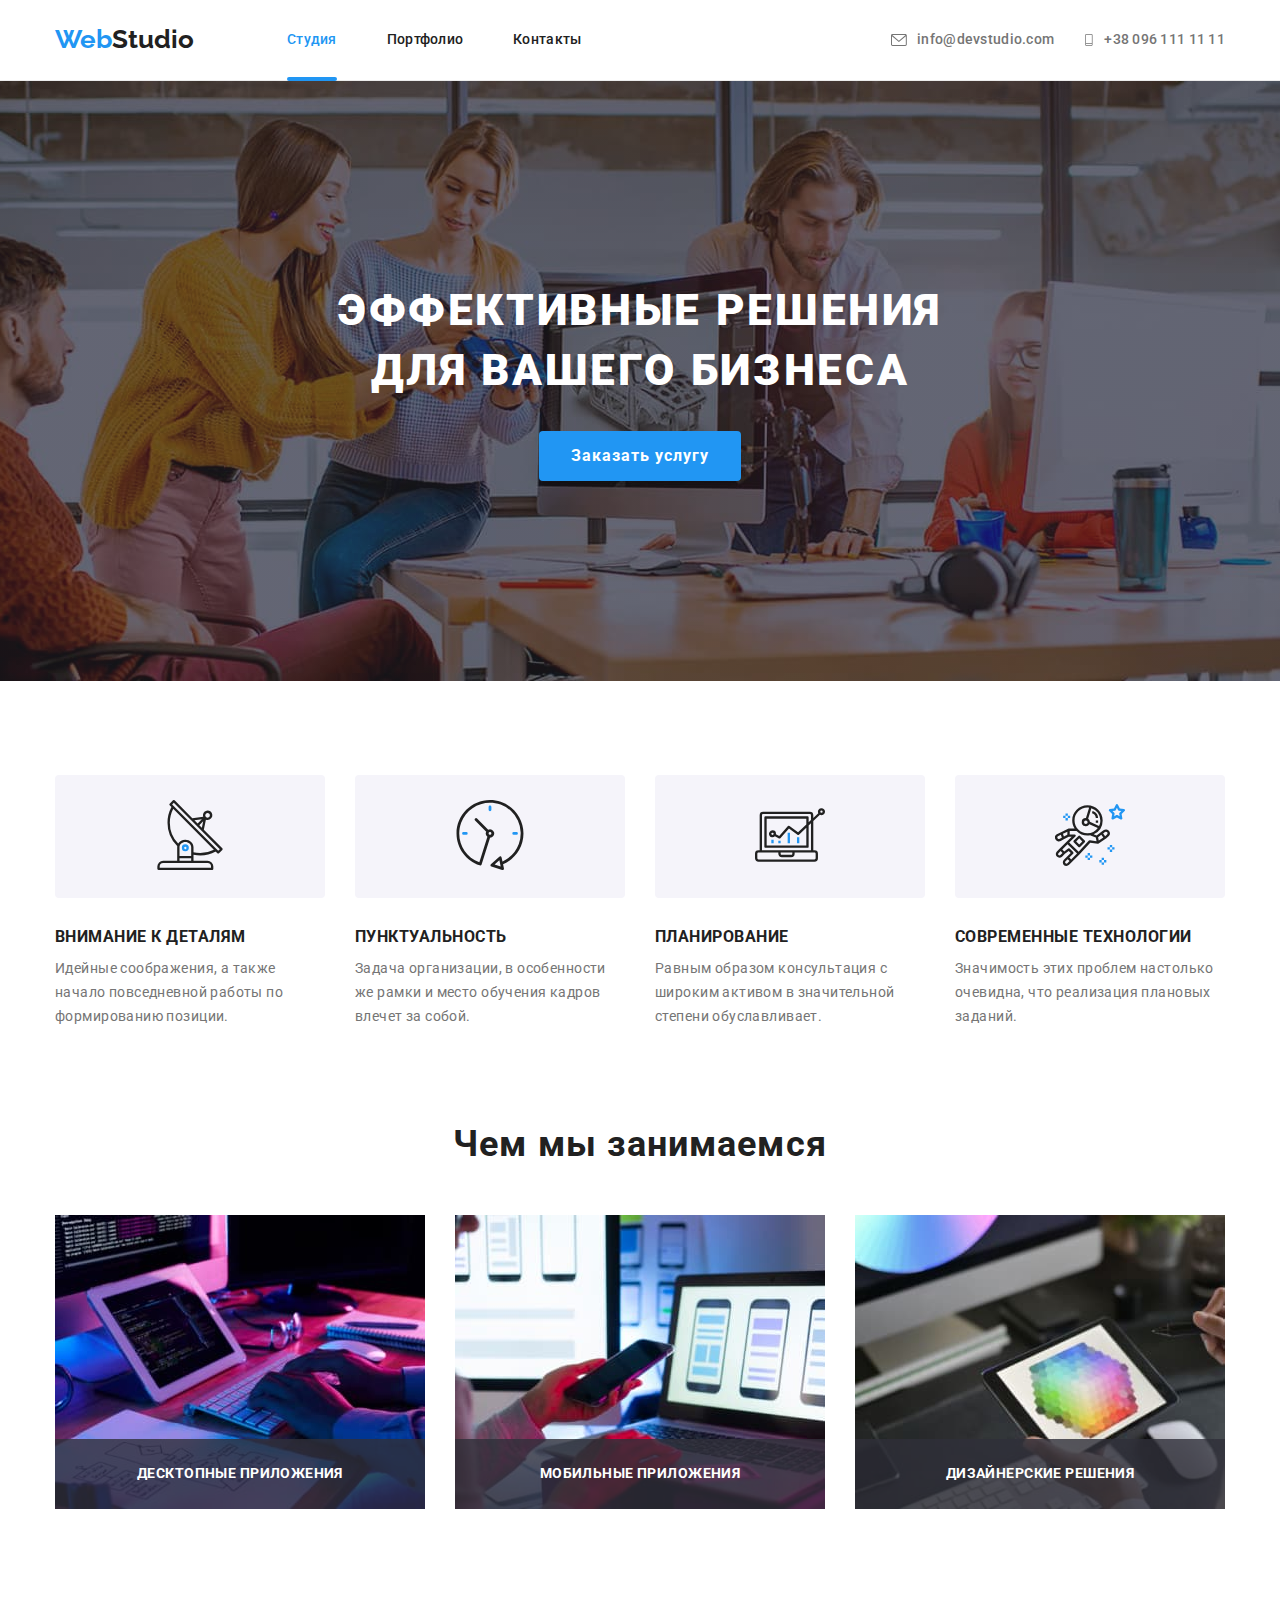
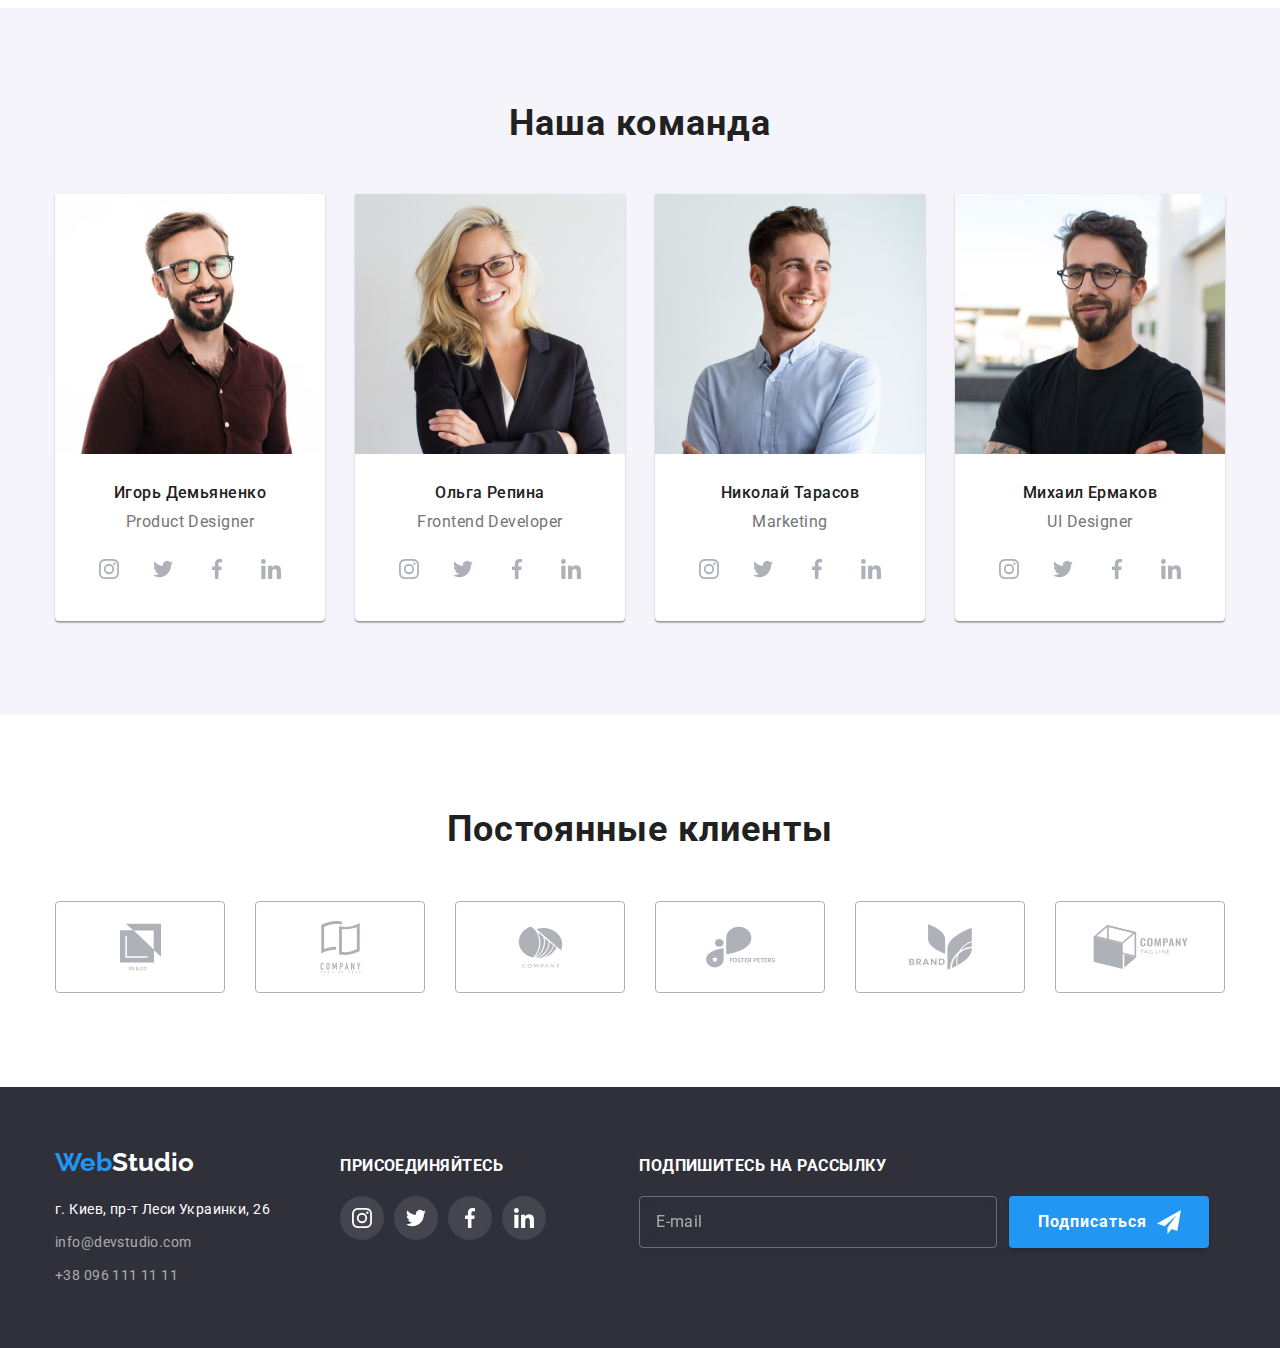
<file: index.html>
<!DOCTYPE html>
<html lang="ru">
<head>
    <meta charset="UTF-8">
    <meta http-equiv="X-UA-Compatible" content="IE=edge">
    <meta name="viewport" content="width=device-width, initial-scale=1.0">
        
    <title>Студия</title>

    <link rel="preconnect" href="https://fonts.googleapis.com">
    <link rel="preconnect" href="https://fonts.gstatic.com" crossorigin>
    <link href="https://fonts.googleapis.com/css2?family=Raleway:wght@700&family=Roboto:wght@400;500;700;900&display=swap"
        rel="stylesheet">
    
    <link rel="stylesheet" href="https://cdnjs.cloudflare.com/ajax/libs/modern-normalize/1.0.0/modern-normalize.min.css" />

    <link rel="stylesheet" href="./styles/styles.css">
    
</head>
<body>
   <header class="page-header">
       <div class="container">
            <a class="page-header link" href="./index.html">
                <p class="logo"><span class="accent">Web</span>Studio</p>
            </a>
           
            <!-- Menu Navigation -->
            <nav>
                    <ul class="site-nav list">
                        <li class="item">
                            <a href="./index.html" class="link current">Студия</a>
                        </li>
                        <li class="item">
                            <a href="./portfolio.html" class="link">Портфолио</a>
                        </li>
                        <li class="item">
                            <a href="" class="link">Контакты</a>
                        </li>
                    </ul>
            </nav>
        
            <!-- Menu Header Contacts -->
            <ul class="contacts list">
                <li class="item">
                    <a class="link" href="mailto:info@devstudio.com">
                        <svg class="icon" width="16" height="12">
                            <use href="./images/sprite.svg#envelope"></use>
                        </svg>info@devstudio.com
                    </a>
                </li>
            
                <li class="item"> 
                    <a class="link" href="tel:+380961111111">
                        <svg class="icon" width="10" height="16">
                            <use href="./images/sprite.svg#smartphone"></use>
                        </svg>+38 096 111 11 11
                    </a>
                </li>
            </ul>
            
        </div> 
    </header>
   <main>
       <!--Section Hero-->
        <section class="section hero">
            <div class="bg-img">
                <div class="container">
                    <h1 class="hero-title">Эффективные решения для вашего бизнеса</h1>
                    <button  class="hero-btn" type="button" 
                    data-open-modal>Заказать услугу</button>
                </div>
            </div>
            <div class="backdrop is-hidden" data-backdrop>
                 <div class="modal" data-modal>
                    <button class="modal-btn" type="button" data-close-modal>
                        <svg width="11" height="11">
                            <use href="./images/sprite.svg#close-icon"></use>
                        </svg>
                    </button>
                    <form class="callback form">
                        <p class="callback title">Оставьте свои данные, мы вам перезвоним</p>

                        <label class="form-field">
                            <span class="form-label">Имя</span>
                            <input class="form-input" type="text" name="user-name"
                            autocomplete="on" required>
                            <svg class="form-icon" width="18" height="18">
                                <use href="./images/sprite.svg#person-icon"></use>
                            </svg>
                        </label>

                        <label class="form-field">
                            <span class="form-label">Телефон</span>
                            <input class="form-input" type="tel" name="user-tel"
                            autocomplete="on" required>
                            <svg class="form-icon" width="18" height="18">
                                <use href="./images/sprite.svg#phone-icon"></use>
                            </svg>
                        </label>

                        <label class="form-field">
                            <span class="form-label">Почта</span>
                            <input class="form-input" type="email" name="user-email"
                            autocomplete="on" required>
                            <svg class="form-icon" width="18" height="18">
                                <use href="./images/sprite.svg#email-icon"></use>
                            </svg>
                        </label>
                         
                        <label class="comment-field">
                            <span class="form-label">Комментарий</span>
                            <textarea class="comment-input" name="user-comment" rows="5" placeholder="Введите текст"></textarea>
                        </label>
                        
                        <label class="checkbox-field">
                            <input class="checkbox" type="checkbox" name="term-of-use" required>
                                <svg class="uncheck-icon" width="16" height="15">
                                 <use href="./images/sprite.svg#uncheck-icon"></use>
                                </svg>
                                <svg class="check-icon" width="16" height="15">
                                  <use href="./images/sprite.svg#check-icon"></use>
                                </svg>
                            <span class="checkbox-label">Соглашаюсь с рассылкой и принимаю</span>
                            <a class="checkbox-link" href="" target="_blank" rel="noreferrer noopener">Условия договора</a>
                        </label>
                        
                        <button class="submit-btn" type="submit">Отправить</button>
                    </form>
                </div>
            </div>
        </section>
  
        <!-- Section Features-->
        <section class="section features">
            <div class="container">
                <h2 class="section-title" hidden>Наши особенности</h2>
                <ul class="list">
                    <li class="item">
                        <div class="icon-thumb">
                            <svg width="70" height="70">
                                <use href="./images/sprite.svg#antenna"></use>
                            </svg>
                        </div>
                        <h3 class="feature">Внимание к деталям</h3>
                        <p class="feature-content">Идейные соображения, а также начало повседневной работы по формированию позиции.
                        </p>
                    </li>
                    <li class="item">
                        <div class="icon-thumb">
                            <svg width="70" height="70">
                                <use href="./images/sprite.svg#clock"></use>
                            </svg>
                        </div>
                        <h3 class="feature">Пунктуальность</h3>
                        <p class="feature-content">Задача организации, в особенности же рамки и место обучения кадров влечет за собой.
                        </p>
                    </li>
                    <li class="item">
                        <div class="icon-thumb">
                            <svg width="70" height="70">
                                <use href="./images/sprite.svg#diagram"></use>
                            </svg>
                        </div>
                        <h3 class="feature">Планирование</h3>
                        <p class="feature-content">Равным образом консультация с широким активом в значительной степени обуславливает.
                        </p>
                    </li>
                    <li class="item">
                        <div class="icon-thumb">
                            <svg width="70" height="70">
                                <use href="./images/sprite.svg#astronaut"></use>
                            </svg>
                        </div>
                        <h3 class="feature">Современные технологии</h3>
                        <p class="feature-content">Значимость этих проблем настолько очевидна, что реализация плановых заданий.
                        </p>
                    </li>
                </ul>
            </div> 
        </section>

        <!--Section Our Works-->
        <section class="section work">
           <div class="container">
                <h2 class="section-title">Чем мы занимаемся</h2>
                <ul class="list">
                    <li class="item">
                            <img class="img" width="370" height="294"
                                src="./images/works/img-1.jpg" 
                                alt="Рабочий стол и клавиатура">
                            <p class="sub-title">Десктопные приложения</p>
                    </li>

                    <li class="item">
                            <img class="img" width="370" height="294" 
                                src="./images/works/img-2.jpg" 
                                alt="Ноутбук и телефон">
                            <p class="sub-title">Мобильные приложения</p>
                    </li>

                    <li class="item">
                            <img class="img" width="370" height="294"
                             src="./images/works/img-3.jpg" 
                             alt="Человек держит в руках планшет">
                            <p class="sub-title">Дизайнерские решения</p>
                    </li>
                </ul>
           </div>
        </section>

        <!--Section Our Team-->
        <section class="section team">
           <div class="container">
                <h2 class="section-title">Наша команда</h2>
               <ul class="list">
                <li  class="item">
                    <img width="270" src="./images/team/img-demianenko.jpg" 
                        alt="Фото Игорь Демьяненко">
                    <div class="content-member">
                        <h3 class="team-member">Игорь Демьяненко</h3>
                        <p class="text" lang="en">Product Designer</p>

                        <ul class="social list">
                            <li class="social-item">
                                <a class="link" href="https://instagram.com" target="_blank" rel="noreferrer noopener">
                                    <svg class="icon" width="20" height="20">
                                        <use href="./images/sprite.svg#instagram"></use>
                                    </svg>
                                </a>
                            </li>
                        
                            <li class="social-item">
                                <a class="link" href="https://twitter.com" target="_blank" rel="noreferrer noopener">
                                    <svg class="icon" width="20" height="20">
                                        <use href="./images/sprite.svg#twitter"></use>
                                    </svg>
                                </a>
                            </li>
                        
                            <li class="social-item">
                                <a class="link" href="https://facebook.com" target="_blank" rel="noreferrer noopener">
                                    <svg class="icon" width="20" height="20">
                                        <use href="./images/sprite.svg#facebook"></use>
                                    </svg>
                                </a>
                            </li>
                        
                            <li class="social-item">
                                <a class="link" href="https://linkedin.com" target="_blank" rel="noreferrer noopener">
                                    <svg class="icon" width="20" height="20">
                                        <use href="./images/sprite.svg#linkedin"></use>
                                    </svg>
                                </a>
                            </li>
                        </ul>
                    </div>  
                </li>                       

                <li  class="item">
                    <img width="270" src="./images/team/img-repina.jpg" 
                        alt="Фото Ольга Репина">
                    <div class="content-member">
                        <h3 class="team-member">Ольга Репина</h3>
                        <p class="text" lang="en">Frontend Developer</p>
                        <ul class="social list">
                            <li class="social-item">
                                <a class="link" href="https://instagram.com" target="_blank" rel="noreferrer noopener">
                                    <svg class="icon" width="20" height="20">
                                        <use href="./images/sprite.svg#instagram"></use>
                                    </svg>
                                </a>
                            </li>
                        
                            <li class="social-item">
                                <a class="link" href="https://twitter.com" target="_blank" rel="noreferrer noopener">
                                    <svg class="icon" width="20" height="20">
                                        <use href="./images/sprite.svg#twitter"></use>
                                    </svg>
                                </a>
                            </li>
                        
                            <li class="social-item">
                                <a class="link" href="https://facebook.com" target="_blank" rel="noreferrer noopener">
                                    <svg class="icon" width="20" height="20">
                                        <use href="./images/sprite.svg#facebook"></use>
                                    </svg>
                                </a>
                            </li>
                        
                            <li class="social-item">
                                <a class="link" href="https://linkedin.com" target="_blank" rel="noreferrer noopener">
                                    <svg class="icon" width="20" height="20">
                                        <use href="./images/sprite.svg#linkedin"></use>
                                    </svg>
                                </a>
                            </li>
                        </ul>
                    </div>    
                </li>

                <li  class="item">
                    <img width="270" src="./images/team/img-tarasov.jpg" 
                        alt="Фото Ольга Репина">
                    <div class="content-member">
                        <h3 class="team-member">Николай Тарасов</h3>
                        <p class="text" lang="en">Marketing</p>
                        <ul class="social list">
                            <li class="social-item">
                                <a class="link" href="https://instagram.com" target="_blank" rel="noreferrer noopener">
                                    <svg class="icon" width="20" height="20">
                                        <use href="./images/sprite.svg#instagram"></use>
                                    </svg>
                                </a>
                            </li>
                        
                            <li class="social-item">
                                <a class="link" href="https://twitter.com" target="_blank" rel="noreferrer noopener">
                                    <svg class="icon" width="20" height="20">
                                        <use href="./images/sprite.svg#twitter"></use>
                                    </svg>
                                </a>
                            </li>
                        
                            <li class="social-item">
                                <a class="link" href="https://facebook.com" target="_blank" rel="noreferrer noopener">
                                    <svg class="icon" width="20" height="20">
                                        <use href="./images/sprite.svg#facebook"></use>
                                    </svg>
                                </a>
                            </li>
                        
                            <li class="social-item">
                                <a class="link" href="https://linkedin.com" target="_blank" rel="noreferrer noopener">
                                    <svg class="icon" width="20" height="20">
                                        <use href="./images/sprite.svg#linkedin"></use>
                                    </svg>
                                </a>
                            </li>
                        </ul>
                    </div>
                </li>

                <li  class="item">
                    <img width="270" src="./images/team/img-yermakov.jpg" 
                        alt="Фото Михаил Ермаков">
                    <div class="content-member">
                        <h3 class="team-member">Михаил Ермаков</h3>
                        <p class="text" lang="en">UI Designer</p>
                        <ul class="social list">
                            <li class="social-item">
                                <a class="link" href="https://instagram.com" target="_blank" rel="noreferrer noopener">
                                    <svg class="icon" width="20" height="20">
                                        <use href="./images/sprite.svg#instagram"></use>
                                    </svg>
                                </a>
                            </li>
                        
                            <li class="social-item">
                                <a class="link" href="https://twitter.com" target="_blank" rel="noreferrer noopener">
                                    <svg class="icon" width="20" height="20">
                                        <use href="./images/sprite.svg#twitter"></use>
                                    </svg>
                                </a>
                            </li>
                        
                            <li class="social-item">
                                <a class="link" href="https://facebook.com" target="_blank" rel="noreferrer noopener">
                                    <svg class="icon" width="20" height="20">
                                        <use href="./images/sprite.svg#facebook"></use>
                                    </svg>
                                </a>
                            </li>
                        
                            <li class="social-item">
                                <a class="link" href="https://linkedin.com" target="_blank" rel="noreferrer noopener">
                                    <svg class="icon" width="20" height="20">
                                        <use href="./images/sprite.svg#linkedin"></use>
                                    </svg>
                                </a>
                            </li>
                        </ul>
                    </div>   
                </li>
               </ul>
           </div>
        </section>

        <!-- Section Our Clients -->
        <section class="section clients">
            <div class="container">
                <h2 class="section-title">Постоянные клиенты</h2>
                <ul class="list">
                    <li class="item">
                        <a class="link" href="" 
                            target="_blank" rel="noreferrer noopener">
                            <svg class="icon" width="106" height="60">
                                <use href="./images/sprite.svg#group"></use>
                            </svg>
                        </a>
                    </li>

                    <li class="item">
                        <a class="link" href="" 
                            target="_blank" rel="noreferrer noopener">
                            <svg class="icon" width="106" height="60">
                                <use href="./images/sprite.svg#group-1"></use>
                            </svg>
                        </a>
                    </li>

                    <li class="item">
                        <a class="link" href="" 
                            target="_blank" rel="noreferrer noopener">
                            <svg class="icon" width="106" height="60">
                                <use href="./images/sprite.svg#group-2"></use>
                            </svg>
                        </a>
                    </li>

                    <li class="item">
                    <a class="link" href="" 
                        target="_blank" rel="noreferrer noopener">
                        <svg class="icon" width="106" height="60">
                            <use href="./images/sprite.svg#group-3"></use>
                        </svg>
                    </a>
                    </li>
                    
                    <li class="item">
                        <a class="link" href="" 
                            target="_blank" rel="noreferrer noopener">
                            <svg class="icon" width="106" height="60">
                                <use href="./images/sprite.svg#group-4"></use>
                            </svg>
                        </a>
                    </li>

                    <li class="item">
                        <a class="link" href="" 
                            target="_blank" rel="noreferrer noopener">
                            <svg class="icon" width="106" height="60">
                                <use href="./images/sprite.svg#group-5"></use>
                            </svg>
                        </a>
                    </li>
                </ul>
            </div>
        </section>

    </main>
    <footer class="footer">
       <div class="container">
           <div>
                <a class="footer link" href="./index.html">
                    <p class="logo footer"><span class="accent">Web</span>Studio</p>
                </a>
                <address class="address">
                    <a class="address-link" href="" 
                    target="_blank" rel="noreferrer noopener">г. Киев, пр-т Леси Украинки, 26
                    </a>
                    <ul class="address list">
                        <li class="item">
                            <a class="link" href="mailto:info@devstudio.com">info@devstudio.com</a>
                        </li>
                        <li class="item">
                            <a class="link" href="tel:+380961111111">+38 096 111 11 11</a>
                        </li>
                    </ul>
                </address>
           </div>
           
           <!-- Section social link -->
            <div class="studio-links">
                <h3 class="title">Присоединяйтесь</h3>
                <ul class="social list">
                    <li class="social-item">
                    <a class="link" href="https://instagram.com" 
                        target="_blank" rel="noreferrer noopener">
                        <svg class="icon" width="20" height="20">
                            <use href="./images/sprite.svg#instagram"></use>
                        </svg>
                    </a>
                    </li>
            
                    <li class="social-item">
                    <a class="link" href="https://twitter.com" 
                        target="_blank" rel="noreferrer noopener">
                        <svg class="icon" width="20" height="20">
                            <use href="./images/sprite.svg#twitter"></use>
                        </svg>
                    </a>
                    </li>
            
                    <li class="social-item">
                    <a class="link" href="https://facebook.com" 
                        target="_blank" rel="noreferrer noopener">
                        <svg class="icon" width="20" height="20">
                            <use href="./images/sprite.svg#facebook"></use>
                        </svg>
                    </a>
                    </li>
            
                    <li class="social-item">
                    <a class="link" href="https://linkedin.com" 
                        target="_blank" rel="noreferrer noopener">
                        <svg class="icon" width="20" height="20">
                            <use href="./images/sprite.svg#linkedin"></use>
                        </svg>
                    </a>
                    </li>
                </ul>
            </div>

            <form name="signup" action="send" class="signup">
                <h3 class="title">Подпишитесь на рассылку</h3>
                <div class="signup-field">
                    <label >
                        <input type="email" name="email" placeholder="E-mail" autocomplete="on"/>
                    </label>
                    <button class="submit-btn" type="submit">Подписаться
                        <svg class="icon" width="24" height="24">
                            <use href="./images/sprite.svg#send-icon"></use>
                        </svg>
                    </button>
                </div>
               
            </form>
       </div>
    </footer>
    <script src="./js/modal.js"></script>
</body>
</html>
</file>
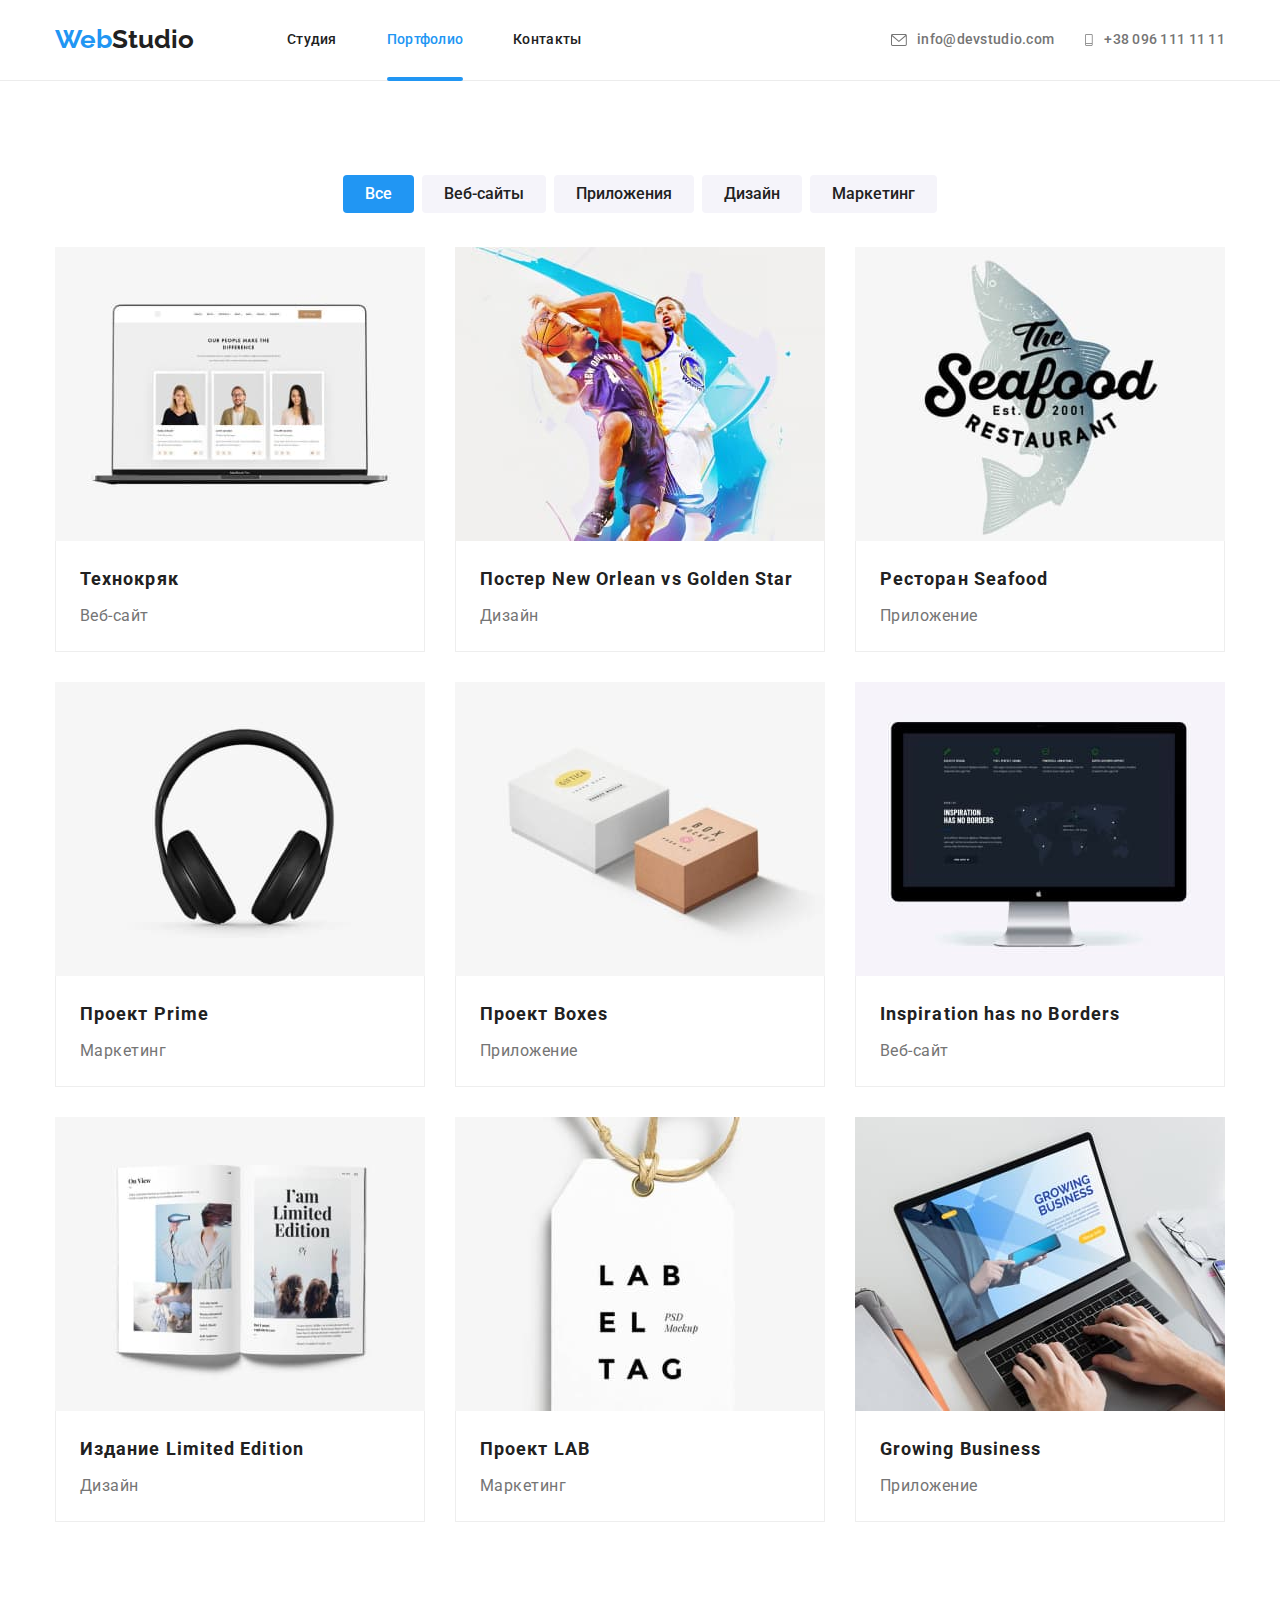
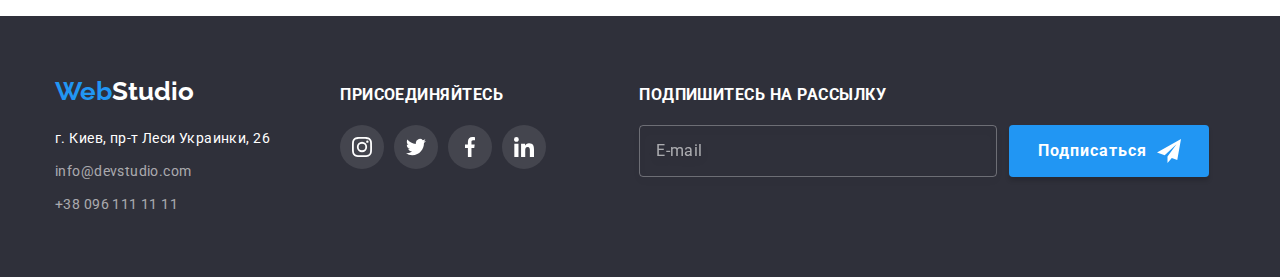
<file: portfolio.html>
<!DOCTYPE html>
<html lang="ru">

<head>
    <meta charset="UTF-8">
    <meta http-equiv="X-UA-Compatible" content="IE=edge">
    <meta name="viewport" content="width=device-width, initial-scale=1.0">
    
    <title>Портфолио</title>

    <link rel="preconnect" href="https://fonts.googleapis.com">
    <link rel="preconnect" href="https://fonts.gstatic.com" crossorigin>
    <link href="https://fonts.googleapis.com/css2?family=Raleway:wght@700&family=Roboto:wght@400;500;700;900&display=swap"
    rel="stylesheet">

    <link rel="stylesheet" href="https://cdnjs.cloudflare.com/ajax/libs/modern-normalize/1.0.0/modern-normalize.min.css" />

    <link rel="stylesheet" href="./styles/styles.css">
</head>

<body>
<header class="page-header">
    <div class="container">
        <a class="page-header link" href="./index.html">
            <p class="logo"><span class="accent">Web</span>Studio</p>
        </a>

        <!-- Menu Navigation -->
        <nav>
            <ul class="site-nav list">
                <li class="item">
                    <a href="./index.html" class="link">Студия</a>
                </li>
                <li class="item">
                    <a href="./portfolio.html" class="link current">Портфолио</a>
                </li>
                <li class="item">
                    <a href="" class="link">Контакты</a>
                </li>
            </ul>
        </nav>

        <!-- Menu Header Contacts -->
        <ul class="contacts list">
            <li class="item">
                <a class="link" href="mailto:info@devstudio.com">
                    <svg class="icon" width="16" height="12">
                        <use href="./images/sprite.svg#envelope"></use>
                    </svg>info@devstudio.com
                </a>
            </li>

            <li class="item">
                <a class="link" href="tel:+380961111111">
                    <svg class="icon" width="10" height="16">
                        <use href="./images/sprite.svg#smartphone"></use>
                    </svg>+38 096 111 11 11
                </a>
            </li>
        </ul> 
    </div>



</header>

    <main>
        <!-- Section Portfolio -->
        <section class="section portfolio">              
            <div class="container">
                <!-- Hidden title -->
                <h1 hidden>Портфолио</h1>
                <!-- Filter list -->
                <ul class="filters list">
                    <li class="item">
                        <button class="button primary" type="button">
                            <span class="filter">Все</span>
                        </button>
                    </li>
                    <li class="item">
                        <button class="button" type="button">
                            <span class="filter">Веб-сайты</span>
                        </button>
                    </li>
                    <li class="item">
                        <button class="button" type="button">
                            <span class="filter">Приложения</span>
                        </button>
                    </li>
                    <li class="item">
                        <button class="button" type="button">
                            <span class="filter">Дизайн</span>
                        </button>
                    </li>
                    <li class="item">
                        <button class="button" type="button">
                            <span class="filter">Маркетинг</span>
                        </button>
                    </li>
                </ul>
                   
            <!-- Project list -->
       
                <ul class="projects list">
                    <li class="card">
                        <div class="card-thumb"> 
                            <img width="370" 
                            src="./images/projects/img-technocrack.jpg" 
                            alt="Сайт Технокряк">
                            <div class="overlay">
                                <p class="description">
                                    Ресурс предлагает комплексные предложения с разным уровнем функционала и сервисов.
                                    Все это позволит посетителю получить
                                    исчерпывающие сведения о компании или частном лице.
                                </p>
                            </div>
                        </div>
                        <div class="content">
                            <h2 class="projects-name">Технокряк</h2>
                            <p class="filter-name">Веб-сайт</p>
                        </div>
                    </li>

                    <li class="card">
                        <div class="card-thumb"> 
                            <img width="370" 
                            src="./images/projects/img-bascketball.jpg" 
                            alt="Постер New Orlean">
                            <div class="overlay">
                                <p class="description">
                                    Ресурс предлагает комплексные предложения с разным уровнем функционала и сервисов.
                                    Все это позволит посетителю получить
                                    исчерпывающие сведения о компании или частном лице.
                                </p>
                            </div>
                        </div>
                        <div class="content">
                            <h2 class="projects-name">Постер New Orlean vs Golden Star</h2>
                            <p class="filter-name">Дизайн</p>
                        </div>
                    </li>

                    <li class="card">
                        <div class="card-thumb"> 
                            <img width="370" 
                            src="./images/projects/img-restaurant.jpg" 
                            alt="Лого Seafood">
                            <div class="overlay">
                                <p class="description">
                                    Ресурс предлагает комплексные предложения с разным уровнем функционала и сервисов.
                                    Все это позволит посетителю получить
                                    исчерпывающие сведения о компании или частном лице.
                                </p>
                            </div>
                        </div>
                        <div class="content">
                            <h2 class="projects-name">Ресторан Seafood</h2>
                            <p class="filter-name">Приложение</p>
                        </div>
                    </li>

                    <li class="card">
                        <div class="card-thumb"> 
                            <img width="370" 
                            src="./images/projects/img-headphones.jpg" 
                            alt="Наушники">
                            <div class="overlay">
                                <p class="description">
                                    Ресурс предлагает комплексные предложения с разным уровнем функционала и сервисов.
                                    Все это позволит посетителю получить
                                    исчерпывающие сведения о компании или частном лице.
                                </p>
                            </div>
                        </div>
                        <div class="content">
                            <h2 class="projects-name">Проект Prime</h2>
                            <p class="filter-name">Маркетинг</p>
                        </div>
                    </li>

                    <li class="card">
                        <div class="card-thumb"> 
                            <img width="370" 
                            src="./images/projects/img-box.jpg" 
                            alt="Лого Boxes">
                            <div class="overlay">
                                <p class="description">
                                    Ресурс предлагает комплексные предложения с разным уровнем функционала и сервисов.
                                    Все это позволит посетителю получить
                                    исчерпывающие сведения о компании или частном лице.
                                </p>
                            </div>
                        </div>
                        <div class="content">
                            <h2 class="projects-name">Проект Boxes</h2>
                            <p class="filter-name">Приложение</p>
                        </div>
                    </li>

                    <li class="card">
                        <div class="card-thumb"> 
                            <img width="370" 
                            src="./images/projects/img-screen.jpg" 
                            alt="Экран сайта">
                            <div class="overlay">
                                <p class="description">
                                    Ресурс предлагает комплексные предложения с разным уровнем функционала и сервисов.
                                    Все это позволит посетителю получить
                                    исчерпывающие сведения о компании или частном лице.
                                </p>
                            </div>
                        </div>
                        <div class="content">
                            <h2 class="projects-name">Inspiration has no Borders</h2>
                            <p class="filter-name">Веб-сайт</p>
                        </div>
                    </li>

                    <li class="card">
                        <div class="card-thumb"> 
                            <img width="370" 
                            src="./images/projects/img-book.jpg" 
                            alt="Книга Limited Edition">
                            <div class="overlay">
                                <p class="description">
                                    Ресурс предлагает комплексные предложения с разным уровнем функционала и сервисов.
                                    Все это позволит посетителю получить
                                    исчерпывающие сведения о компании или частном лице.
                                </p>
                            </div>
                        </div>
                        <div class="content">
                            <h2 class="projects-name">Издание Limited Edition</h2>
                            <p class="filter-name">Дизайн</p>
                        </div>
                    </li>

                    <li class="card">
                        <div class="card-thumb"> 
                            <img width="370" 
                            src="./images/projects/img-tag.jpg" 
                            alt="Бирка">
                            <div class="overlay">
                                <p class="description">
                                    Ресурс предлагает комплексные предложения с разным уровнем функционала и сервисов.
                                    Все это позволит посетителю получить
                                    исчерпывающие сведения о компании или частном лице.
                                </p>
                            </div>
                        </div>
                        <div class="content">
                            <h2 class="projects-name">Проект LAB</h2>
                            <p class="filter-name">Маркетинг</p>
                        </div>
                    </li>

                    <li class="card">
                        <div class="card-thumb"> 
                            <img width="370" 
                            src="./images/projects/img-notebook.jpg" 
                            alt="Ноутбук">
                            <div class="overlay">
                                <p class="description">
                                    Ресурс предлагает комплексные предложения с разным уровнем функционала и сервисов.
                                    Все это позволит посетителю получить
                                    исчерпывающие сведения о компании или частном лице.
                                </p>
                            </div>
                        </div>
                        <div class="content">
                            <h2 class="projects-name">Growing Business</h2>
                            <p class="filter-name">Приложение</p>
                        </div>
                    </li>
                </ul>
            </div>
        </section>
    </main>
<footer class="footer">
    <div class="container">
        <div>
            <a class="footer link" href="./index.html">
                <p class="logo footer"><span class="accent">Web</span>Studio</p>
            </a>
            <address class="address">
                <a class="address-link" href="" target="_blank" rel="noreferrer noopener">г. Киев, пр-т Леси Украинки,
                    26
                </a>
                <ul class="address list">
                    <li class="item">
                        <a class="link" href="mailto:info@devstudio.com">info@devstudio.com</a>
                    </li>
                    <li class="item">
                        <a class="link" href="tel:+380961111111">+38 096 111 11 11</a>
                    </li>
                </ul>
            </address>
        </div>

        <!-- Section social link -->
        <div class="studio-links">
            <h3 class="title">Присоединяйтесь</h3>
            <ul class="social list">
                <li class="social-item">
                    <a class="link" href="https://instagram.com" target="_blank" rel="noreferrer noopener">
                        <svg class="icon" width="20" height="20">
                            <use href="./images/sprite.svg#instagram"></use>
                        </svg>
                    </a>
                </li>

                <li class="social-item">
                    <a class="link" href="https://twitter.com" target="_blank" rel="noreferrer noopener">
                        <svg class="icon" width="20" height="20">
                            <use href="./images/sprite.svg#twitter"></use>
                        </svg>
                    </a>
                </li>

                <li class="social-item">
                    <a class="link" href="https://facebook.com" target="_blank" rel="noreferrer noopener">
                        <svg class="icon" width="20" height="20">
                            <use href="./images/sprite.svg#facebook"></use>
                        </svg>
                    </a>
                </li>

                <li class="social-item">
                    <a class="link" href="https://linkedin.com" target="_blank" rel="noreferrer noopener">
                        <svg class="icon" width="20" height="20">
                            <use href="./images/sprite.svg#linkedin"></use>
                        </svg>
                    </a>
                </li>
            </ul>
        </div>

        <form name="signup" action="send" class="signup">
            <h3 class="title">Подпишитесь на рассылку</h3>
            <div class="signup-field">
                <label>
                    <input type="email" name="email" placeholder="E-mail" autocomplete="on" />
                </label>
                <button class="submit-btn" type="submit">Подписаться
                    <svg class="icon" width="24" height="24">
                        <use href="./images/sprite.svg#send-icon"></use>
                    </svg>
                </button>
            </div>

        </form>
    </div>
</footer>
</body>
</html>
</file>
<file: styles/styles.css>
:root{
    /* Basic text style*/
    --pr-text-color: #212121;
    /* Secondary text style */
    --sec-text-color: #757575;
    /* Inverse text style*/
    --inv-text-color: #ffffff;
    /* Accent color*/
    --accent-color: #2196F3;
    /* Basic background color */
    --pr-bg-color: #ffffff;
    /* Secondary background color */
    --sec-bg-color: #2F303A;
    /* Basic button background color */
    --btn-bg-color: #F5F4FA;
    /* Basic icon fill */
    --pr-icon-fill: #AFB1B8;

    --gap-card-set: 30px;

    /* Timing function */
    --bezier-timing: cubic-bezier(0.4, 0, 0.2, 1);
    }

body {
    color: var(--pr-text-color);
    font-family: 'Roboto', sans-serif;
    font-size: 14px;
}


/* Basic style */
.container {
    width: 1200px;
    padding: 0 15px;
    margin: 0 auto;
}

.list {
    padding: 0;
    margin: 0;
    list-style: none;
}


/* Basic style titles */
h1,
h2,
h3,
p {
    margin-top: 0;
    margin-bottom: 0;
}

img {
    display: block;
    max-width: 100%;
    height: auto;
}

a {
    color: var(--pr-text-color);
    text-decoration-line: none;
}

/* Shutdown focus-visible: outline */
input,
textarea {
    outline: none;
}

/* Page-header style */

.page-header .container {
    display: flex;
    align-items: center;
}

.page-header.link {
    display: block;
    padding-top: 24px;
    padding-bottom: 25px;
    margin-right: 93px;
    border: none;
}

.page-header {
    border-bottom: 1px solid#ECECEC;
}

/* Logo style */

.logo {
    font-family: 'Raleway', sans-serif;
    font-weight: 700;
    font-size: 26px;
    line-height: 1.19;
}

.accent {
    color: var(--accent-color);
}


/* Site-nav */
.site-nav {
    display: flex;
}

.site-nav .item + .item {
    margin-left: 50px;
}

.site-nav .link {
    display: block;
    padding-top: 32px;
    padding-bottom: 32px;

    font-weight: 500;
    line-height: 1.14;
    letter-spacing: 0.02em;

    transition: color 250ms 
      var(--bezier-timing);
}

.site-nav .link.current {
    display: inline-block;
    position: relative;

    color: var(--accent-color);
}

.site-nav .link.current::after {
    content: "";
    position: absolute;
    left: 0;
    top: 77px;
        
    display: block;
    width: 100%;
    height: 4px;
    background: var(--accent-color);
    border: 2px solid var(--accent-color);
    border-radius: 2px;   
}


.site-nav .link:hover, 
.site-nav .link:focus {
    color: var(--accent-color);
}


/*Header Contacts */
.contacts {
    display: flex;
    align-items: center;
    margin-left: auto;
}

.contacts .item + .item {
    margin-left: var(--gap-card-set);
}

.contacts .link {
    display: flex;
    align-items: center;
    padding: 15px 0px;
    
    color: var(--sec-text-color);
    font-weight: 500;
    line-height: 1.14;
    letter-spacing: 0.02em;

    cursor: pointer;

    transition: color 250ms
      var(--bezier-timing);
      
}

.contacts .icon {
    margin-right: 10px;
    
    fill: currentColor;

    transition: fill 250ms 
    var(--bezier-timing);
}

.contacts .link:hover,
.contacts .link:focus
{
    color: var(--accent-color);
}


/* Hero */
.bg-img {
    max-width: 1600px;
    height: 600px;
    padding-top: 200px;
    padding-bottom: 200px;
    margin-left: auto;
    margin-right: auto;

    background-image: linear-gradient(to right, 
    rgba(47, 48, 58, 0.4), 
    rgba(47, 48, 58, 0.4), 
    rgba(47, 48, 58, 0.4)), 
    url(../images/hero/hero-bg-img.jpg);

    background-color: #C4C4C4;
    background-repeat: no-repeat;
    background-position: center;
    background-size: cover;
}

.hero-title {
    margin-top: 0;
    margin-bottom: 30px;
    width: 696px;
    margin-right: auto;
    margin-left: auto;
    
    text-align: center;
    color: var(--inv-text-color);
    font-weight: 900;
    font-size: 44px;
    line-height: 1.36; 
    letter-spacing: 0.06em;
    text-transform: uppercase;
}

/* Modal window */
.backdrop {
    position: fixed;
    top: 0;
    left: 0;
    width: 100%;
    height: 100%;
    background-color: rgba(0, 0, 0, 0.2);
   
    opacity: 1;
    visibility: visible;
    transition: opacity 250ms var(--bezier-timing), 
    visibility 250ms var(--bezier-timing);
}

.backdrop.is-hidden {
    visibility: hidden;
    opacity: 0;
    pointer-events: none;
}

.modal {
    position: absolute; 
    width: 528px;
    height: 581px;
    top: 50%;
    left: 50%;
    transform: translate(-50%, -50%);
    padding: 40px;

    background: var(--pr-bg-color);
    box-shadow: 0px 1px 3px rgba(0, 0, 0, 0.12), 
    0px 1px 1px rgba(0, 0, 0, 0.14), 
    0px 2px 1px rgba(0, 0, 0, 0.2);
    border-radius: 4px;

    transition: transform 250ms var(--bezier-timing), 
    box-shadow 250ms var(--bezier-timing);
} 
.modal-btn {
    display: flex;
    position: absolute;
    top: 10px;
    right: 10px;

    width: 30px;
    height: 30px;
    align-items: center;
    justify-content: center;

    border: 1px solid rgba(0, 0, 0, 0.1);
    border-radius: 50%;
    padding: 0;

    transition: fill 250ms var(--bezier-timing);

    background-color: transparent;
    cursor: pointer;
}

.modal-btn:hover,
.modal-btn:focus {
    fill: var(--accent-color);
}

/* Callback Form Styles */
.callback.form {
    height: 100%;
    justify-content: center;
}

.callback.title {
    margin-bottom: 12px;

    font-weight: 700;
    font-size: 20px;
    line-height: 1.15;
    text-align: center;
    letter-spacing: 0.03em;
    
    color: var(--pr-text-color);
}

.form-field {
    display: flex;
    position: relative;
    flex-direction: column;
    margin-bottom: 10px;
}

.form-label {
    display: inline-block;
    
    margin-bottom: 4px;

    font-size: 12px;
    line-height: 1.17;
    letter-spacing: 0.01em;
    
    color: var(--sec-text-color);

}

.form-input {
    padding: 11px 42px;
    width: 100%;

    font-size: inherit;
    border: 1px solid rgba(33, 33, 33, 0.2);
    border-radius: 4px;
    cursor: pointer;

    transition: border 250ms var(--bezier-timing);
}

.form-icon {
    position: absolute;
    display: inline-block;
    top: 65%;
    left: 12px;
    transform: translateY(-50%);
    fill: inherit;
    transition: fill 250ms var(--bezier-timing);
}
.comment-field {
    display: flex;
    flex-direction: column;
    margin-bottom: 20px;
}

.comment-input {
    width: 100%;
    height: 120px;
    padding: 12px 16px;
    resize: none;
        
    font-size: inherit;
    border: 1px solid rgba(33, 33, 33, 0.2);
    border-radius: 4px;
    cursor: pointer;
    
    transition: border 250ms var(--bezier-timing);
}

.comment-input::placeholder {
    font-size: 14px;
    line-height: 1.14;
    letter-spacing: 0.01em;
    
    color: rgba(117, 117, 117, 0.5);
}

.form-input:focus ~ .form-icon {
    fill: var(--accent-color);
}

.form-input:focus,
.comment-input:focus {
    border: 1px solid var(--accent-color);
}

.checkbox-field {
    position: relative;
    display: block;
    padding-left: 39px;
    margin-bottom: 30px;

    font-size: 14px;
    line-height: 1.71;
    letter-spacing: 0.03em;

    color: var(--sec-text-color);
}

.checkbox {
    position: absolute;
    top: 50%;
    left: 21px;
    transform: translateY(-50%);
    width: 1px;
    height: 1px;
    margin: -1px;
    border: 0;
    padding: 0;
    white-space: nowrap;
    clip-path: inset(100%);
    clip: rect(0 0 0 0);
    overflow: hidden;
}

.uncheck-icon {
    position: absolute;
    top: 50%;
    left: 12px;
    transform: translateY(-50%);
    opacity: 1;

     transition: opacity 250ms var(--bezier-timing);   
}

.check-icon {
    position: absolute;
    top: 50%;
    left: 12px;
    transform: translateY(-50%);
    opacity: 0; 

    transition: opacity 250ms var(--bezier-timing);
}

.checkbox-link {
    padding: 0px;
    text-decoration: underline;
    color: var(--accent-color);
}

.checkbox:checked ~ .uncheck-icon {
    opacity: 0; 
}

.checkbox:checked ~ .check-icon {
    opacity: 1;
}

.callback .submit-btn {
    display: block;
    margin-left: auto;
    margin-right: auto;
    padding-left: 55px;
    padding-right: 55px;
}


/* Section */
.section-title {
    margin-bottom: 50px;

    text-align: center;

    font-weight: 700;
    font-size: 36px;
    line-height: 1.17;
    letter-spacing: 0.03em;
}


/* Section Features */
.section.features {
    padding-top: 94px;
    padding-bottom: 47px;
}

.features .list {
  display: flex;
}

.features .item:not(:first-child){
    margin-left: var(--gap-card-set);
}

.features .icon-thumb {
    display: block;
    align-items: center;
    padding: 25px 100px;
    margin-bottom: var(--gap-card-set);

    background-color: #F5F4FA;
    border-radius: 4px;
}

.feature {
    margin-bottom: 10px;

    font-weight: 700;
    line-height: 1.14;
    text-transform: uppercase;
    letter-spacing: 0.03em;
}

.feature-content {
    color: var(--sec-text-color);
    line-height: 1.71;
    letter-spacing: 0.03em;
}


/* Section Our Works */
.section.work {
    padding-top: 47px;
    padding-bottom: 99px;
}

.work .list {
    display: flex;   
}

.work .item:not(:first-child) {
    margin-left: var(--gap-card-set);
}

.work .item {
    position: relative;
}

.sub-title {
    position: absolute;
    left: 0;
    bottom: 0;
    width: 100%;
    padding: 27px 0px;

    font-weight: 700;
    line-height: 1.14;
    text-align: center;
    letter-spacing: 0.03em;
    text-transform: uppercase;
    
    color: var(--inv-text-color);
    background: rgba(47, 48, 58, 0.8);
}


/* Section Our Team */
.section.team {
    padding-top: 94px;
    padding-bottom: 94px;
    
    background-color: #F5F4FA;
}

.team .list,
.social.list {
    display: flex;
    justify-content: center;
}

.team .item {
    background-color: var(--pr-bg-color);
    
    box-shadow: 0px 1px 3px rgba(0, 0, 0, 0.12),
        0px 1px 1px rgba(0, 0, 0, 0.14),
        0px 2px 1px rgba(0, 0, 0, 0.2);
    border-radius: 0px 0px 4px 4px;
}

.team .item:not(:first-child) {
    margin-left: var(--gap-card-set);
}

.content-member {
    padding-top: 30px;
    padding-bottom: 30px;
    
    text-align: center;
}

.team-member {
    margin-bottom: 10px;

    font-weight: 500;
    font-size: 16px;
    line-height: 1.18;
    letter-spacing: 0.03em;
}

.text {
    margin-bottom: 16px;

    color: var(--sec-text-color);
    font-size: 16px;
    line-height: 1.18;
    letter-spacing: 0.03em;
}

.social-item:not(:first-child) {
    margin-left: 10px;
}

.social .link {
    display: flex;
    width: 44px;
    height: 44px;
    border-radius: 50%;

    justify-content: center;
    align-items: center;
    
    transition: background-color 250ms var(--bezier-timing);
}

.social .icon {
    fill: var(--pr-icon-fill);

    transition: fill 250ms 
      var(--bezier-timing);
}

.social .link:hover,
.social .link:focus {
    background-color: var(--accent-color);
}

.social .link:hover .icon,
.social .link:focus .icon {
    fill: var(--inv-text-color);
}


/* Section Our Clients */

.section.clients {
    padding-top: 94px;
    padding-bottom: 94px;
}

.clients .section-title {
    margin-bottom: 50px;

    font-weight: 700;
    font-size: 36px;
    line-height: 1.16;
    text-align: center;
    letter-spacing: 0.03em;
}

.clients .list {
    display: flex;
    justify-content: center;
}

.clients .item:not(:first-child) {
    margin-left: var(--gap-card-set);
}

.clients .link {
    display: flex;
    width: 170px;
    height: 92px;

    justify-content: center;
    align-items: center;
    border: 1px solid var(--pr-icon-fill);
    border-radius: 4px;

    cursor: pointer;

    transition: border 250ms 
      var(--bezier-timing);
}

.clients .icon {
    fill: var(--pr-icon-fill);

    transition: fill 250ms 
      var(--bezier-timing);
}

.clients .link:hover,
.clients .link:focus {
    border: 1px solid var(--accent-color);
}

.clients .link:hover .icon,
.clients .link:focus .icon {
    fill: var(--accent-color);
}


/* Section Filters */

.filters.list {
    display: flex;
    margin-left: auto;
    margin-right: auto;
    margin-bottom: 34px;

    justify-content: center;
    align-items: flex-start;
}

.filter {
    font-weight: 500;
    font-size: 16px;
    line-height: 1.62;
    text-align: center;
}

.filters .item:not(:first-child) {
    margin-left: 8px;
}


/* Section Projects */
.section.portfolio {
    padding-top: 94px;
    padding-bottom: 94px;
}

.projects.list {
    display: flex;
    flex-wrap: wrap;
    margin-left: calc(-1*var(--gap-card-set));
    margin-top: calc(-1*var(--gap-card-set));
}

.projects > .card {
    flex-basis: calc(100% / 3 - var(--gap-card-set));
    margin-left: var(--gap-card-set);
    margin-top: var(--gap-card-set);  
   
    transition: box-shadow 250ms 
    var(--bezier-timing);
}

.projects > .card:hover {
    box-shadow: 0px 1px 1px rgba(0, 0, 0, 0.12),
    0px 4px 4px rgba(0, 0, 0, 0.06),
    1px 4px 6px rgba(0, 0, 0, 0.16);
    cursor: pointer;
}

.projects .card-thumb {
    position: relative;
    overflow: hidden;
}

.projects .overlay {
    display: inline-block;
    position: absolute;

    top: 0;
    left: 0;

    width: 100%;
    height: 100%;
    background-color: rgba(33, 150, 243, 0.9);

    padding: 63px 24px;
    
    opacity: 0;
    transform: translateY(100%);

    transition: opacity 250ms var(--bezier-timing),
    background-color 250ms var(--bezier-timing),
    transform 250ms var(--bezier-timing);
}

.projects .description {    
    font-size: 18px;
    line-height: 1.56;
    letter-spacing: 0.03em;
    color: var(--inv-text-color);
}

.projects .card:hover .overlay {
    opacity: 1;
    transform: translateY(0);
}

.projects .content {
    border: 1px solid #EEEEEE;
    border-top: none;
    padding: 20px 24px;
}

.projects-name {
    margin-bottom: 4px;

    font-weight: 700;
    font-size: 18px;
    line-height: 2;
    letter-spacing: 0.06em;
}

.filter-name{   
    font-size: 16px;
    line-height: 1.88;
    letter-spacing: 0.03em;
    color: var(--sec-text-color);
}


/* Buttons */
.button {
    display: block;
    padding: 6px 22px;
    border: transparent;
    border-radius: 4px;

    color: var(--pr-text-color);
    background-color: var(--btn-bg-color);
    cursor: pointer;
    font-family: inherit;

    transition: color 250ms var(--bezier-timing),
    background-color 250ms var(--bezier-timing),
    box-shadow 250ms var(--bezier-timing);
}

.hero-btn,
.submit-btn {
    padding-top: 10px;
    padding-bottom: 10px;


    align-items: center;
    justify-content: center;

    font-family: inherit;
    font-weight: 700;
    font-size: 16px;
    line-height: 1.88;
    letter-spacing: 0.06em;

    border: transparent;
    border-radius: 4px;
    cursor: pointer;

    box-shadow: 0px 4px 4px rgba(0, 0, 0, 0.15);
}

.hero-btn {
    display: block;
    padding-left: 32px;
    padding-right: 32px;
    margin: 0 auto;

    transition: background-color 250ms 
    var(--bezier-timing);
}

.hero-btn,
.button.primary,
.submit-btn,
.button:hover,
.button:focus {
    color: var(--inv-text-color);
    background-color: var(--accent-color);
}

.hero-btn:hover,
.hero-btn:focus {
    background: #188CE8;
}

.filters.list .button:hover,
.filters.list .button:focus {
    box-shadow: 0px 3px 1px rgba(0, 0, 0, 0.1), 
    0px 1px 2px rgba(0, 0, 0, 0.08), 
    0px 2px 2px rgba(0, 0, 0, 0.12);
}


/* Footer */
.footer {
    padding-top: 60px;
    padding-bottom: 60px;

    background-color: var(--sec-bg-color);
}

.footer .container {
    display: flex;
    align-items: baseline;
}

.footer.link,
.address-link {
    text-decoration-line: none;
}

.logo.footer{
    margin-bottom: 20px;
    padding-top: 0;
    padding-bottom: 0;

    color: var(--inv-text-color);
}

/* Address */
.address {
    font-style: normal;
}

.address-link {
    display: block;
    margin-bottom: 9px;

    color: var(--inv-text-color);
    line-height: 1.71;
    letter-spacing: 0.03em;
}

.address .item:not(:last-child) {
    margin-bottom: 9px;
}

.address .link {
    
    color: rgba(255, 255, 255, 0.6);
    line-height: 1.71;
    letter-spacing: 0.03em;

    transition: color 250ms 
    var(--bezier-timing);
}

.address .link:hover,
.address .link:focus {
    color: var(--accent-color);
}

/* Footer social link */

.studio-links {
    margin-left: 70px;
}

.studio-links .title,
.signup .title {
    margin-bottom: 20px;

    font-weight: 700;
    line-height: 1.14;
    letter-spacing: 0.03em;
    text-transform: uppercase;
    
    color: var(--inv-text-color);

}

.studio-links .link {
    background-color: rgba(255, 255, 255, 0.1);
}

.studio-links .icon {
    fill: var(--inv-text-color);
} 


/* Footer SignUp form */

.signup {
    width: 570px;
    margin-left: 93px;
}

.signup-field {
    display: flex;
    justify-content: flex-end;
}

.signup-field label {
    width: 100%;
}

.signup-field input {
    width: inherit;
    padding: 15px 16px;
    
    font-family: inherit;
    font-size: 16px;
    line-height: 1.25;
    letter-spacing: 0.03em;
    color: var(--inv-text-color);
    background-color: transparent;

    border: 1px solid rgba(255, 255, 255, 0.3);
    filter: drop-shadow(0px 4px 4px rgba(0, 0, 0, 0.15));
    border-radius: 4px;    

    transition: border 250ms var(--bezier-timing);
}

.signup-field:focus input,
.signup-field:hover input {
    border: 1px solid var(--accent-color);
}

.signup-field input::placeholder {
    
    font-family: inherit;
    font-size: 16px;
    line-height: 1.25;
    letter-spacing: 0.03em;
    color: rgba(255, 255, 255, 0.6);
}

.signup .submit-btn {
    display: inline-flex;
    padding-left: 29px;
    padding-right: 28px;
    margin-left: 12px;
}

.submit-btn .icon {
    display: block;
    margin-left: 10px;
}
</file>
